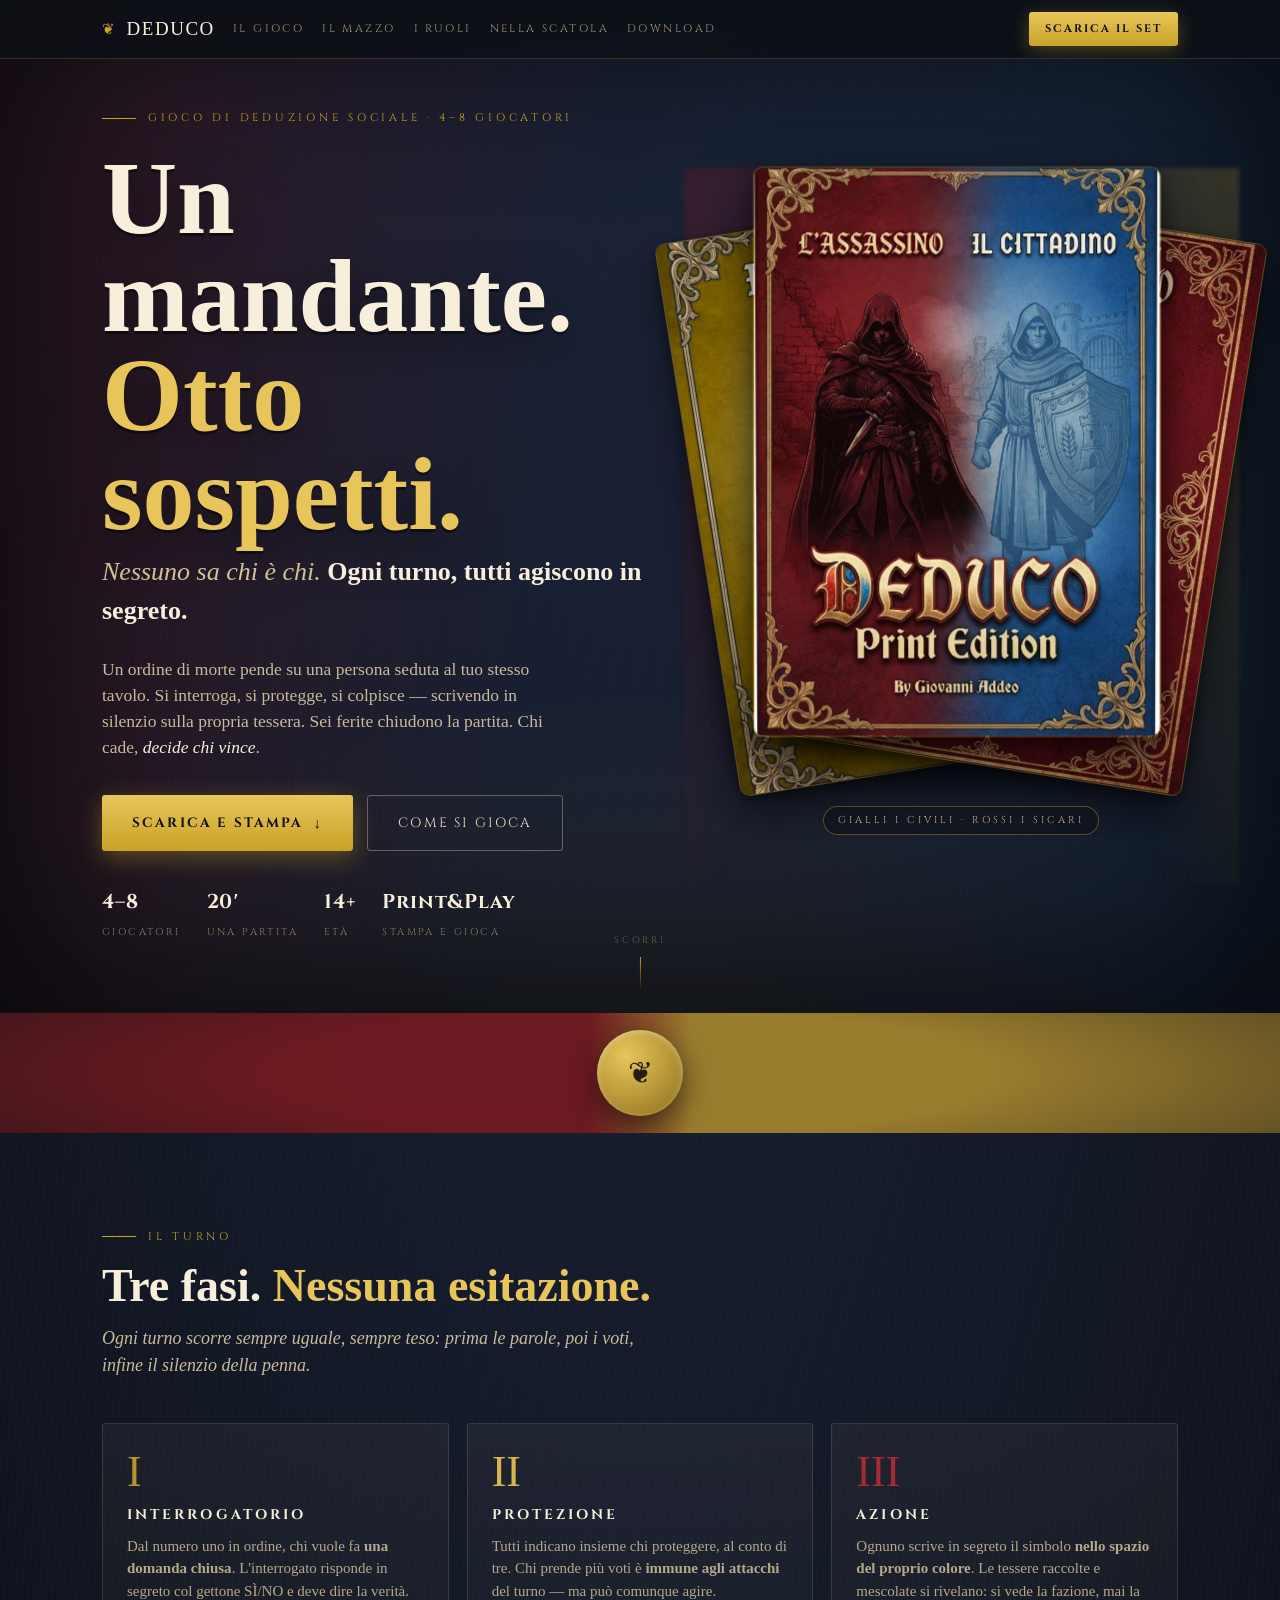
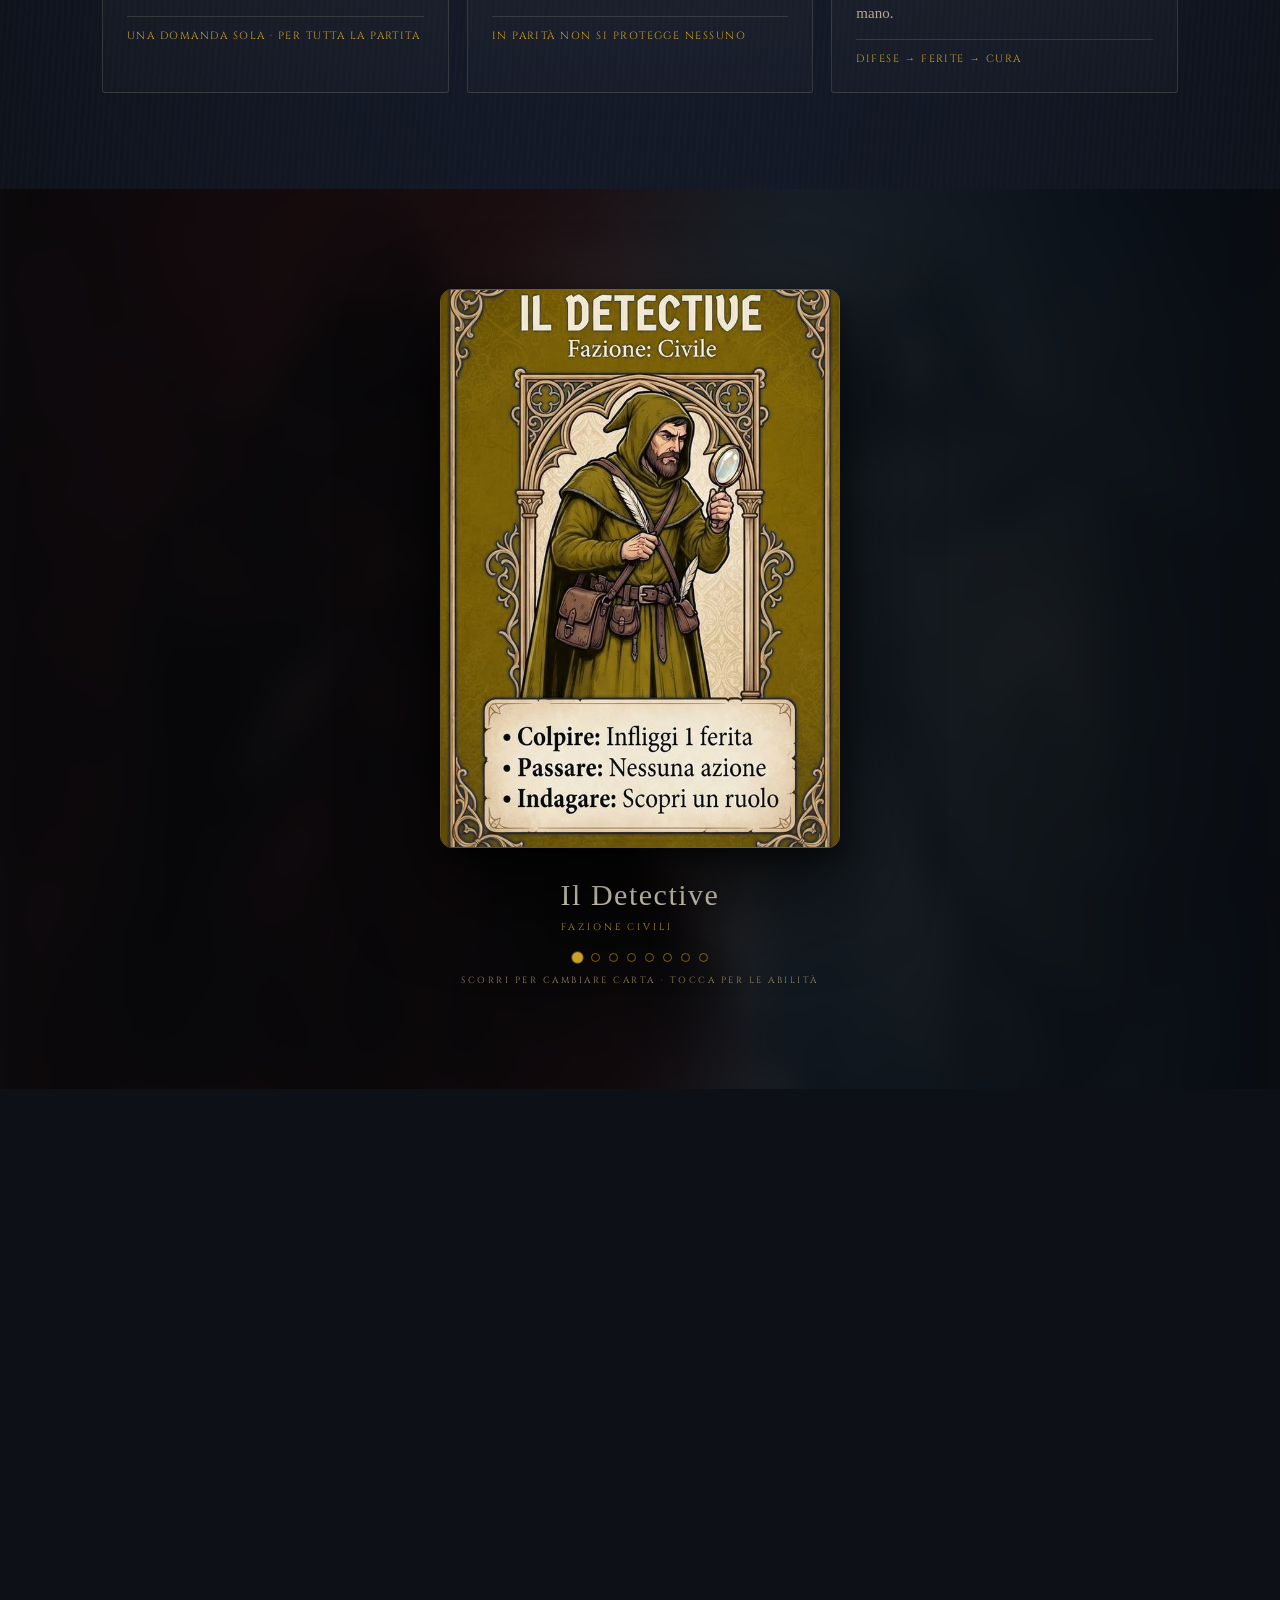
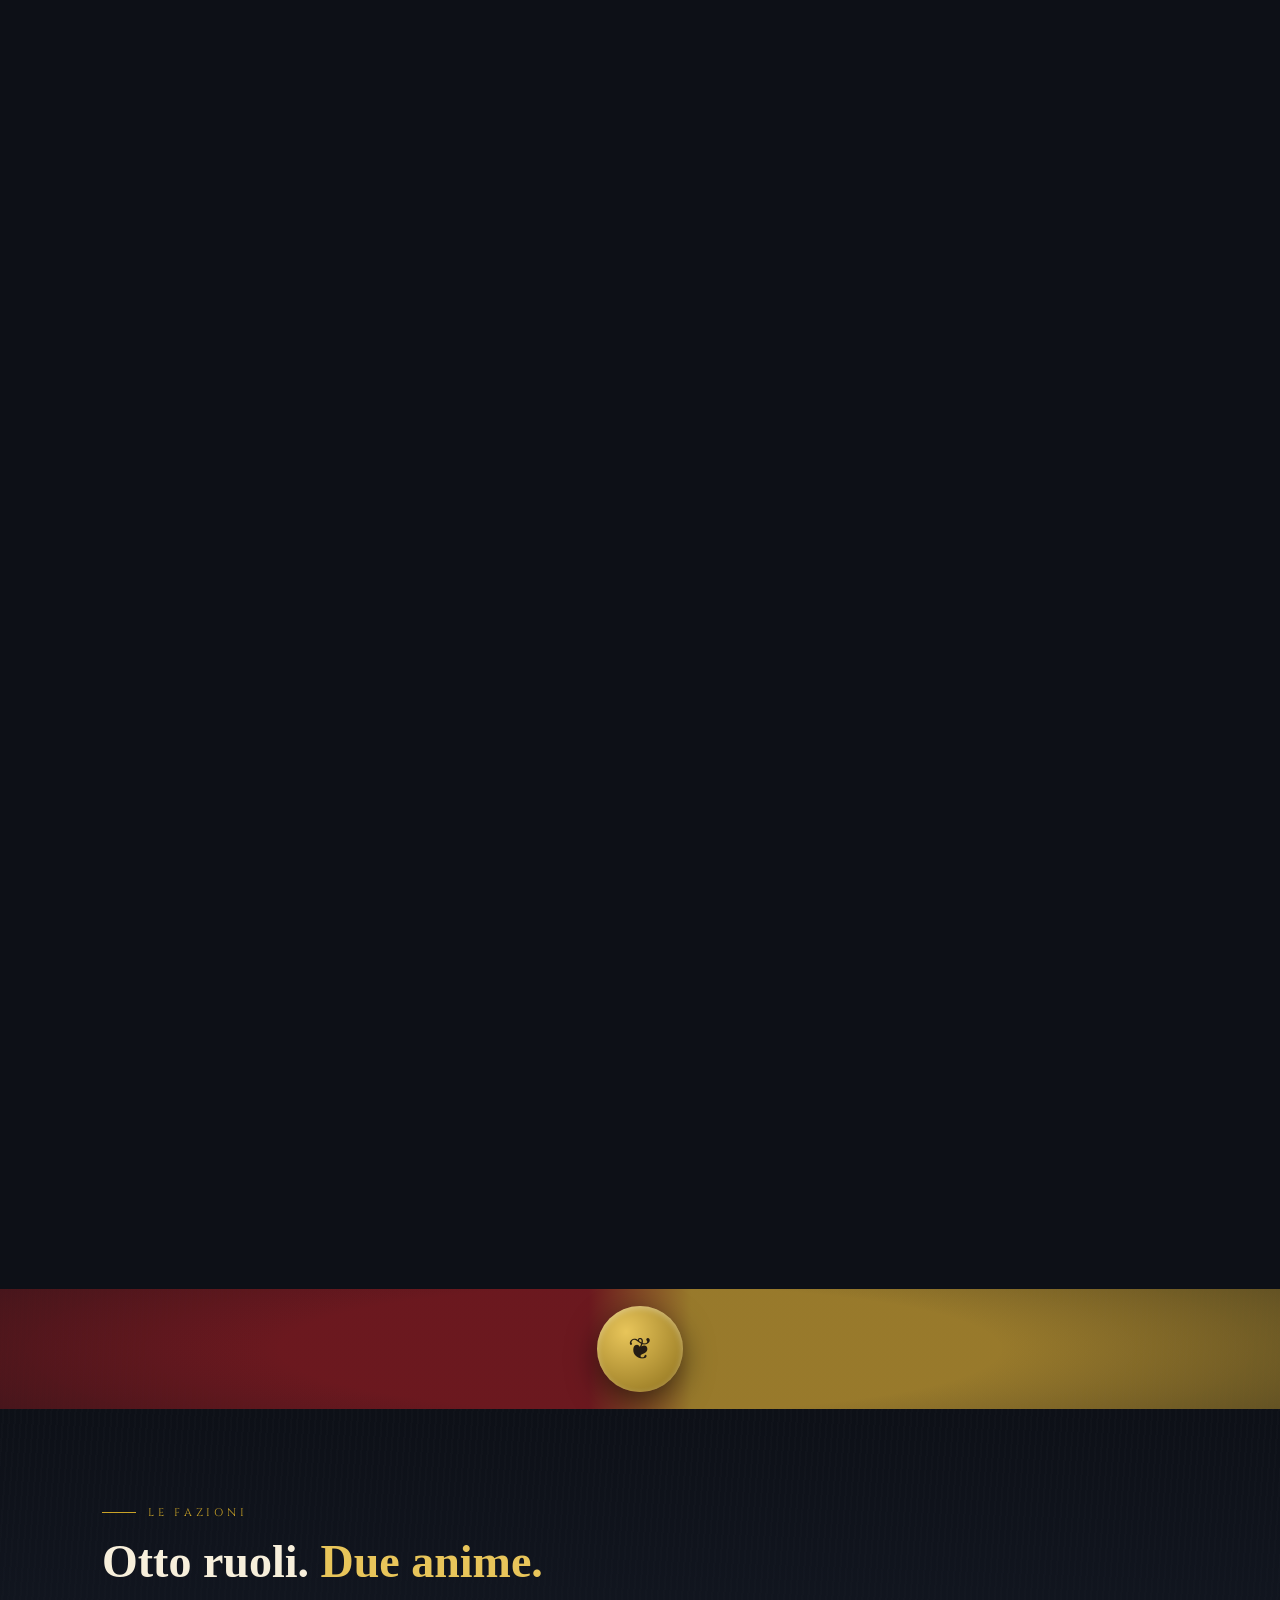
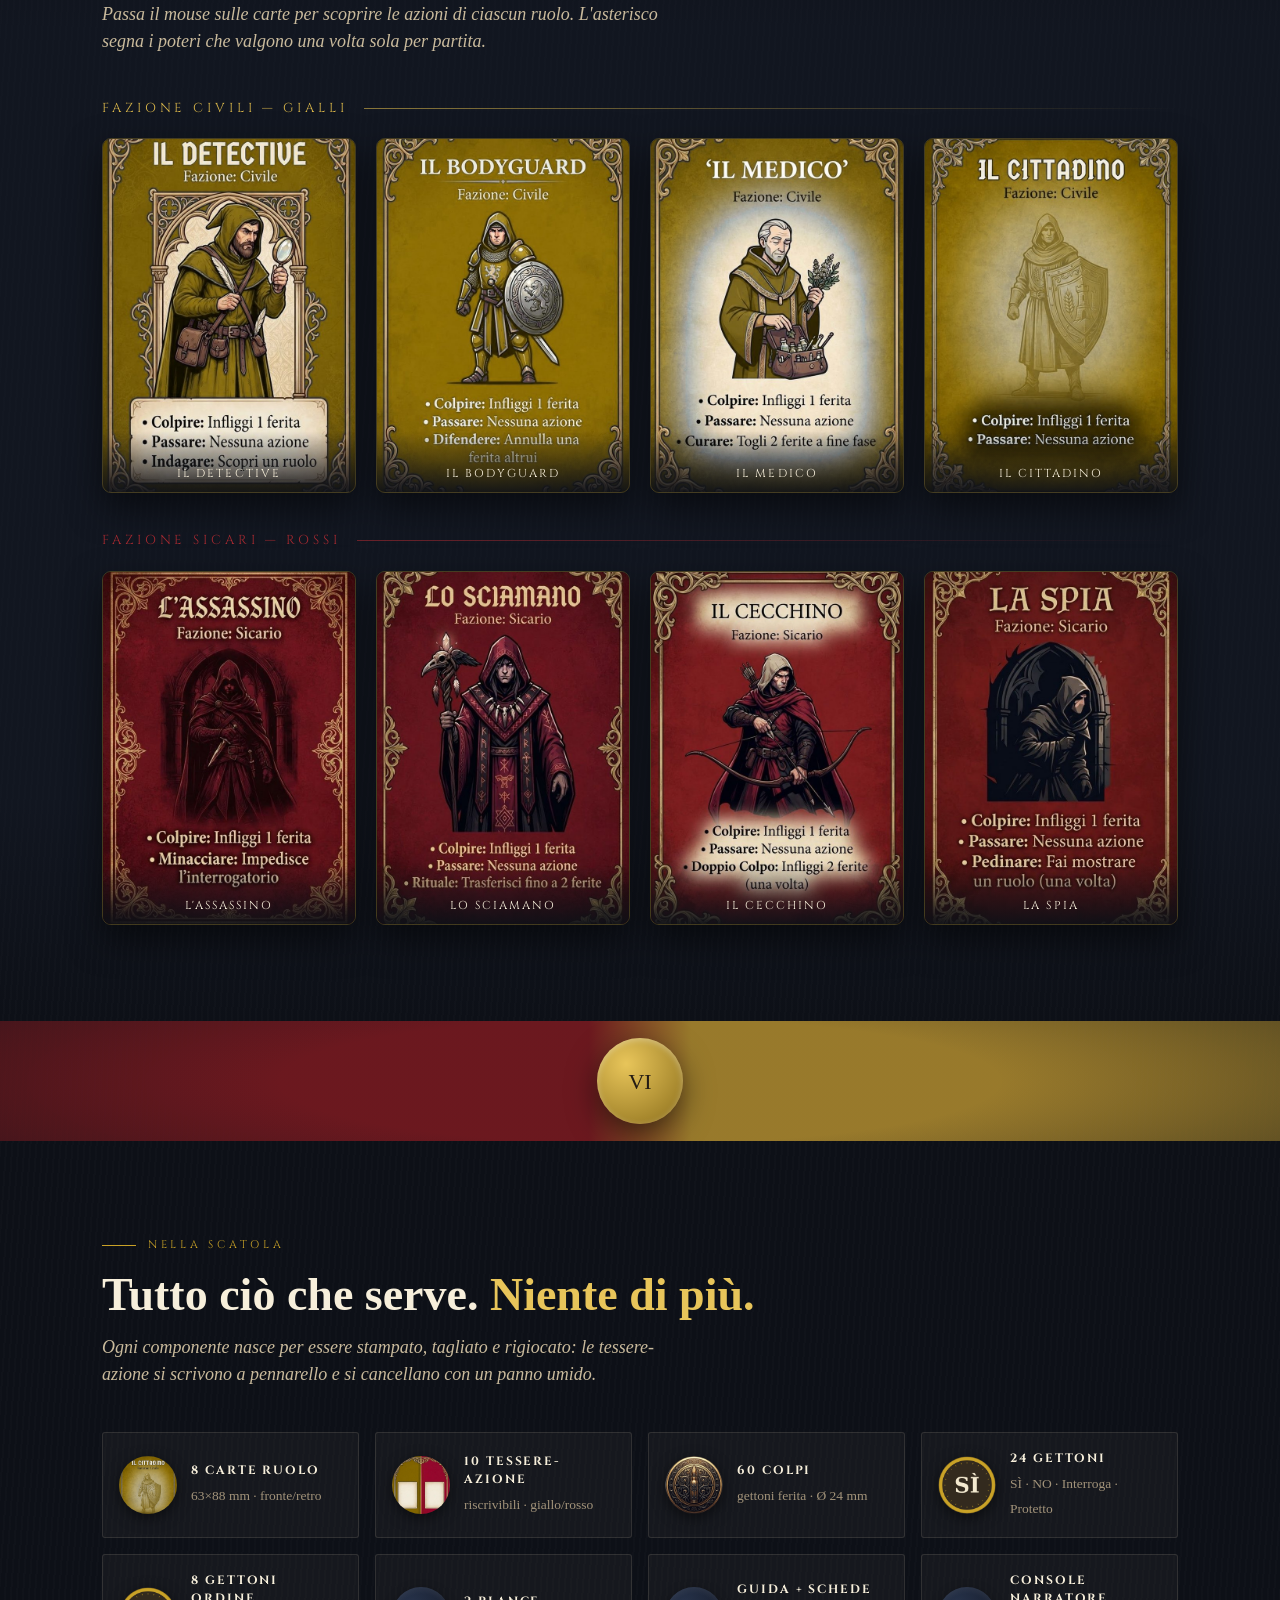
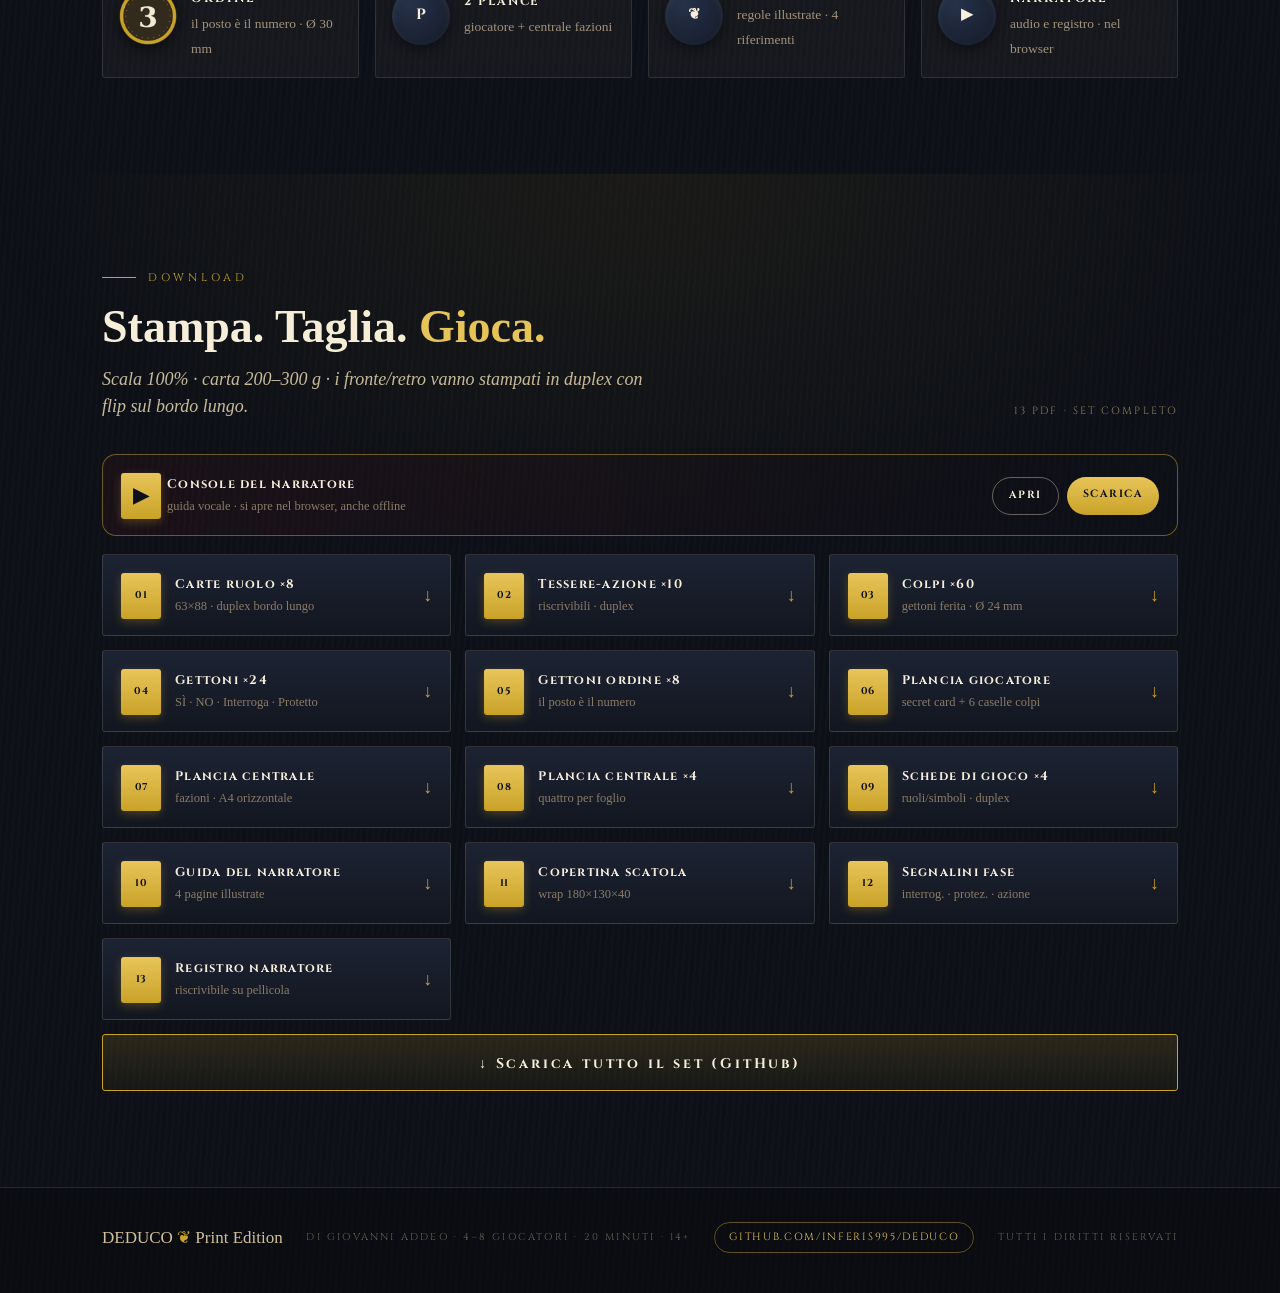
<file: index.html>
<!DOCTYPE html>
<html lang="it">
<head>
<meta charset="utf-8">
<meta name="viewport" content="width=device-width, initial-scale=1, viewport-fit=cover">
<meta name="theme-color" content="#0D1017">
<title>DEDUCO — Un mandante. Otto sospetti. · Print &amp; Play</title>
<meta name="description" content="Gioco di deduzione sociale per 4–8 giocatori. Scarica, stampa, taglia, gioca. Print & Play completo: carte, gettoni, plance, guida e console del narratore.">
<meta property="og:type" content="website">
<meta property="og:title" content="DEDUCO — Un mandante. Otto sospetti.">
<meta property="og:description" content="Gioco di deduzione sociale 4–8 giocatori · Print & Play: scarica e stampa. Carte, gettoni, plance, guida e console del narratore.">
<meta property="og:image" content="https://inferis995.github.io/deduco/assets/cover-trim.jpg">
<meta property="og:url" content="https://inferis995.github.io/deduco/">
<meta name="twitter:card" content="summary_large_image">
<meta name="twitter:title" content="DEDUCO — Un mandante. Otto sospetti.">
<meta name="twitter:description" content="Gioco di deduzione sociale 4–8 giocatori · Print & Play completo.">
<meta name="twitter:image" content="https://inferis995.github.io/deduco/assets/cover-trim.jpg">
<link rel="preconnect" href="">

<style>
@import url('assets/fnt/fnt.css');

:root{
  --desk:#0D1017; --desk2:#161C29;
  --manila:#EBDFC0; --manila-hi:#F7EFDB; --manila-dim:#D3C098;
  --ink:#241C14; --ink-soft:#6A5B45;
  --gold:#C9A227; --gold-hi:#E8C55A; --gold-dim:#8a6d1a;
  --red:#A62A31; --red-dim:#761A20; --civ:#d9b64a; --civ-dim:#a8862e;
  --r:3px;
  --serif:"EB Garamond",Georgia,serif;
  --disp:"Cinzel Decorative",Georgia,serif;
  --caps:"Cinzel",Georgia,serif;
}
*{box-sizing:border-box;-webkit-tap-highlight-color:transparent}
html{scroll-behavior:smooth}
html,body{margin:0;padding:0}
body{
  background:
    radial-gradient(130% 90% at 50% -10%, #1E2740 0%, rgba(13,16,23,0) 60%),
    repeating-linear-gradient(94deg, rgba(255,255,255,.012) 0 2px, rgba(0,0,0,0) 2px 6px),
    var(--desk);
  color:var(--manila);
  font-family:var(--serif);
  font-size:17px; line-height:1.5;
  overflow-x:hidden;
}
.wrap{max-width:1120px;margin:0 auto;padding:0 22px}
::selection{background:var(--gold);color:#0a0a0a}

/* ============ TOP BAR ============ */
header{position:fixed;inset:0 0 auto 0;z-index:90;width:100%;overflow:hidden;background:rgba(13,16,23,.82);backdrop-filter:blur(10px);border-bottom:1px solid rgba(201,162,39,.22)}
.nav{display:flex;align-items:center;gap:18px;height:58px;max-width:1120px;margin:0 auto;padding:0 22px;flex-wrap:nowrap}
.logo{font-family:var(--disp);font-size:19px;color:var(--manila-hi);letter-spacing:.08em;display:flex;align-items:center;gap:10px}
.logo .fleur{color:var(--gold);font-size:15px}
.nav a{font-family:var(--caps);font-size:11px;letter-spacing:.22em;text-transform:uppercase;color:#A2937A;text-decoration:none;transition:color .2s}
.nav a:hover{color:var(--gold-hi)}
.nav .cta{margin-left:auto;flex:0 0 auto;white-space:nowrap;font-family:var(--caps);font-size:11px;letter-spacing:.18em;text-transform:uppercase;color:#0D1017;background:linear-gradient(180deg,var(--gold-hi),var(--gold));padding:9px 16px;border-radius:var(--r);text-decoration:none;font-weight:700;box-shadow:0 4px 18px rgba(201,162,39,.35);transition:transform .15s,box-shadow .2s}
.nav .cta:hover{transform:translateY(-1px);box-shadow:0 8px 26px rgba(201,162,39,.5)}
@media(max-width:760px){.nav a:not(.cta){display:none}}
@media(max-width:760px){
  .nav{gap:10px;padding:0 14px}
  .nav .logo{font-size:17px}
  .nav .cta{padding:8px 12px;font-size:10.5px;letter-spacing:.12em}
}
@media(max-width:520px){
  .wrap{padding:0 16px}
  .nav{padding:0 12px;gap:8px}
  section{padding:64px 0}
  .hero{padding-top:92px}
  .hero-meta{gap:18px}
  .comp-grid{gap:10px}
  .comp{padding:12px;gap:10px}
  .comp .ic{flex:0 0 46px;height:46px}
  .dl{padding:13px 12px;gap:10px}
  .dl .tag{flex-basis:34px;height:40px}
  .dl b{white-space:normal;font-size:11.5px}
  .fasi{gap:12px}
  .fase{padding:20px 18px}
  .cards{gap:10px}
  .pcard .nm{font-size:9.5px;letter-spacing:.12em;padding:26px 8px 8px}
  .fax{height:90px}
  .fax .seal{width:70px;height:70px;font-size:24px}
}

/* link mai viola/visti-diversi: uniformità totale */
a{-webkit-tap-highlight-color:transparent}
a:visited,a:active{color:inherit}
.btn:visited{color:#0D1017 !important}
.btn.gold:visited,.btn.gold:active{color:#0D1017 !important;background:linear-gradient(180deg,var(--gold),var(--gold-dim)) !important}
.btn.ghost:visited{color:var(--manila) !important}
.nav .cta:visited,.nav .cta:active{color:#0D1017 !important;background:linear-gradient(180deg,var(--gold-hi),var(--gold)) !important}
.btn:active{transform:translateY(1px) scale(.985)}
.dl:visited .tx b{color:var(--manila-hi)}
.dl-console-hero:visited .go{color:#0D1017 !important}
.dl-console-hero:active{transform:translateY(1px)}

/* ============ HERO ============ */
.hero{position:relative;min-height:100svh;display:grid;align-items:center;padding:110px 0 70px;overflow:hidden}
/* spartiacque rosso/blu come l'artwork */
.hero-bg{position:absolute;inset:0;z-index:0}
.hero-bg::before{content:"";position:absolute;inset:0;
  background:
    linear-gradient(100deg, rgba(118,26,32,.32) 0%, rgba(118,26,32,0) 44%),
    linear-gradient(260deg, rgba(27,58,92,.38) 0%, rgba(27,58,92,0) 46%),
    radial-gradient(90% 70% at 50% 110%, rgba(201,162,39,.10), rgba(0,0,0,0) 60%);}
/* vignetta pergamena bruciata */
.hero-bg::after{content:"";position:absolute;inset:0;box-shadow:inset 0 0 180px 40px rgba(5,7,10,.85)}
.hero-grid{position:relative;z-index:2;display:grid;grid-template-columns:1.15fr .85fr;gap:56px;align-items:center}
@media(max-width:900px){
  .hero-grid{grid-template-columns:1fr;gap:24px}
  /* mobile: carte IN CIMA con animazione d'ingresso, poi il testo pulito */
  .hero-art{order:-1;margin:-6px 0 6px;padding:0 16px}
  .hero-copy{order:0;text-align:left}
  .deck{width:min(250px,64vw);--fanA:9%;--rot:7deg}
  .kicker{margin-bottom:14px}
  h1{font-size:clamp(40px,11vw,60px);line-height:1.0;margin-bottom:10px}
  .hero-copy p.lead{font-size:15px;line-height:1.55;margin-bottom:18px;text-wrap:pretty}
  .hero-cta{gap:10px}
  .hero-cta .btn{padding:13px 18px;font-size:11.5px}
  .hero-meta{margin-top:18px;gap:10px}
  .hm{font-size:10px}
  .cap{margin-top:10px}
  .scroll-hint{display:none}
}

.kicker{font-family:var(--caps);font-size:11px;letter-spacing:.34em;text-transform:uppercase;color:var(--gold);display:flex;align-items:center;gap:12px;margin-bottom:22px}
.kicker::before{content:"";width:34px;height:1px;background:var(--gold)}
h1{font-family:var(--disp);font-weight:900;font-size:clamp(52px,8.5vw,104px);line-height:.95;margin:0 0 8px;color:var(--manila-hi);text-shadow:0 3px 0 rgba(0,0,0,.45), 0 14px 50px rgba(0,0,0,.5)}
h1 .dual{color:var(--gold-hi)}
.tagline{font-size:clamp(19px,2.4vw,26px);font-style:italic;color:var(--manila-dim);margin:0 0 26px}
.tagline b{color:var(--manila-hi);font-style:normal}
.hero-copy p.lead{font-size:17.5px;color:#C9BA9C;max-width:52ch;margin:0 0 34px}
.hero-copy p.lead em{color:var(--manila-hi)}

.hero-cta{display:flex;gap:14px;flex-wrap:wrap;align-items:center}
.btn{font-family:var(--caps);font-size:13.5px;letter-spacing:.16em;text-transform:uppercase;text-decoration:none;padding:17px 30px;border-radius:var(--r);display:inline-flex;align-items:center;gap:10px;transition:transform .15s,box-shadow .2s,background .2s}
.btn.gold{background:linear-gradient(180deg,var(--gold-hi),var(--gold));color:#0D1017;font-weight:700;box-shadow:0 6px 24px rgba(201,162,39,.4)}
.btn.gold:hover{transform:translateY(-2px);box-shadow:0 12px 34px rgba(201,162,39,.55)}
.btn.ghost{border:1px solid rgba(235,223,192,.35);color:var(--manila)}
.btn.ghost:hover{border-color:var(--gold);color:var(--gold-hi)}
.btn .ar{font-family:var(--serif);font-size:15px}

.hero-meta{display:flex;gap:26px;margin-top:36px;flex-wrap:wrap}
.hm{font-family:var(--caps)}
.hm b{display:block;font-size:20px;color:var(--manila-hi);letter-spacing:.04em}
.hm span{font-size:10px;letter-spacing:.24em;text-transform:uppercase;color:#8A7C66}

/* carta flottante hero */
.hero-art{position:relative;display:flex;flex-direction:column;align-items:center;justify-content:center}
.hero-art::before{content:"";position:absolute;inset:-8% -14%;
  background:
    linear-gradient(115deg, rgba(118,26,32,.34), transparent 42%),
    linear-gradient(245deg, rgba(168,134,46,.26), transparent 46%),
    radial-gradient(60% 55% at 50% 42%, rgba(201,162,39,.14), transparent 70%);
  filter:blur(2px);z-index:0}
/* ventaglio carte: spread ampio, tutte leggibili, ombre coerenti */
.deck{position:relative;width:min(400px,86vw);aspect-ratio:63/88;z-index:1;margin:0 auto;--fanA:16%;--rot:9deg}
.deck .card3d{position:absolute;top:0;left:0;width:100%;height:100%;border-radius:10px;overflow:hidden;border:1px solid rgba(201,162,39,.4);will-change:transform;
  box-shadow:0 18px 44px rgba(0,0,0,.55),0 4px 12px rgba(0,0,0,.4)}
.deck .card3d img{width:100%;height:100%;object-fit:cover;display:block}
/* tre carte sovrapposte con fan: la prima esce a sinistra, la terza a destra */
.deck{--fanA:16%;--rot:9deg}
.deck .c1{transform:rotate(calc(var(--rot)*-1)) translate(calc(var(--fanA)*-1),-3%);z-index:0}
.deck .c2{transform:rotate(var(--rot)) translate(var(--fanA),-3%);z-index:0}
.deck .c3{transform:translate(-1%,-8%) scale(1.02);z-index:3;box-shadow:0 26px 60px rgba(0,0,0,.6),0 8px 20px rgba(0,0,0,.45)}
.deck .glow{position:absolute;inset:-12%;z-index:1;background:radial-gradient(60% 50% at 50% 40%,rgba(201,162,39,.16),transparent 70%);pointer-events:none}
.cap{position:relative;z-index:4;font-family:var(--caps);font-size:10px;letter-spacing:.3em;text-transform:uppercase;color:#C9A98A;white-space:nowrap;text-align:center;margin-top:30px;background:rgba(13,16,23,.55);padding:6px 14px;border-radius:99px;border:1px solid rgba(201,162,39,.4)}
@media(max-width:900px){
  .cap{margin-top:16px;font-size:9px;letter-spacing:.2em;white-space:normal}
}
@media (prefers-reduced-motion: no-preference){
  /* ingresso cinematico: le carte si compongono */
  .deck .c1{animation:dealL .9s cubic-bezier(.2,.8,.25,1) both}
  .deck .c2{animation:dealR .9s cubic-bezier(.2,.8,.25,1) .12s both}
  .deck .c3{animation:dealC .9s cubic-bezier(.2,.8,.25,1) .24s both}
  @keyframes dealL{from{transform:rotate(-24deg) translate(-46%,6%) scale(.92);opacity:0}to{transform:rotate(calc(var(--rot)*-1)) translate(calc(var(--fanA)*-1),-3%);opacity:1}}
  @keyframes dealR{from{transform:rotate(24deg) translate(46%,6%) scale(.92);opacity:0}to{transform:rotate(var(--rot)) translate(var(--fanA),-3%);opacity:1}}
  @keyframes dealC{from{transform:translate(-16%,-20%) scale(.9);opacity:0}to{transform:translate(-1%,-8%) scale(1.02);opacity:1}}
  /* respiro lento e leggero del mazzo */
  .deck{animation:breathe 6.5s ease-in-out 1.2s infinite}
  @keyframes breathe{0%,100%{transform:translateY(0)}50%{transform:translateY(-7px)}}
  /* micro-parallasse al passaggio del mouse (desktop) */
  @media(hover:hover){
    .deck{transition:transform .3s ease}
    .hero-art:hover .deck{transform:translateY(-4px) rotate(-.6deg)}
  }
}
/* override mobile DOPO la base: fan più raccolto su schermi stretti */
@media(max-width:900px){
  .deck{width:min(230px,60vw)}
}

.scroll-hint{position:absolute;left:50%;bottom:22px;transform:translateX(-50%);z-index:3;font-family:var(--caps);font-size:9.5px;letter-spacing:.3em;text-transform:uppercase;color:#6B5F4E;display:flex;flex-direction:column;align-items:center;gap:8px;text-decoration:none}
@media(max-width:900px){.scroll-hint{display:none !important}}
.scroll-hint::after{content:"";width:1px;height:34px;background:linear-gradient(180deg,var(--gold),transparent);animation:drip 2.2s ease-in-out infinite}
@keyframes drip{0%{transform:scaleY(0);transform-origin:top}45%{transform:scaleY(1);transform-origin:top}55%{transform:scaleY(1);transform-origin:bottom}100%{transform:scaleY(0);transform-origin:bottom}}

/* ============ FASCE FRAZIONE (divider) ============ */
.fax{position:relative;height:120px;overflow:hidden;display:flex;align-items:center;justify-content:center}
.fax::before{content:"";position:absolute;inset:0;
  background:linear-gradient(90deg,var(--red-dim) 0%,var(--red-dim) 46%,var(--civ-dim) 54%,var(--civ-dim) 100%);opacity:.9}
.fax::after{content:"";position:absolute;inset:0;background:radial-gradient(70% 130% at 50% 50%,transparent 40%,rgba(13,16,23,.55) 100%)}
.fax .seal{position:relative;z-index:1;width:86px;height:86px;border-radius:50%;background:radial-gradient(circle at 34% 30%,#E8C55A,#8a6d1a);display:grid;place-items:center;box-shadow:0 10px 30px rgba(0,0,0,.55), inset 0 2px 6px rgba(255,255,255,.35);font-family:var(--disp);font-size:30px;color:#241C14}

/* ============ IL MAZZO — scroll film (sticky) ============ */
#mazzo{position:relative;isolation:isolate;background:var(--desk);overflow-x:clip}

/* COPERTINA in alto — cover del mazzo */
.mz-head{padding:120px 0 40px;background:
  radial-gradient(120% 90% at 50% 0, #1E2740 0%, rgba(13,16,23,0) 60%), var(--desk)}
.mz-headgrid{display:grid;grid-template-columns:1.2fr .8fr;gap:52px;align-items:center}
@media(max-width:900px){.mz-headgrid{grid-template-columns:1fr;gap:26px;padding-top:0}}
.mz-cover{position:relative;width:min(300px,66vw);margin:0 auto}
.mz-cover img{width:100%;display:block;border-radius:10px;border:1px solid rgba(201,162,39,.5);
  box-shadow:0 30px 70px rgba(0,0,0,.6),0 8px 20px rgba(0,0,0,.45)}
.mz-cover::after{content:"";position:absolute;inset:-10%;background:radial-gradient(60% 55% at 50% 45%,rgba(201,162,39,.16),transparent 70%);z-index:-1}
.mz-caplabel{position:absolute;left:50%;bottom:-30px;transform:translateX(-50%);
  font-family:var(--caps);font-size:9px;letter-spacing:.28em;text-transform:uppercase;color:#9b8a68;white-space:nowrap}

/* VISUALIZZATORE (stile Métiq): sezione alta ~300vh, sticky in testa si appiccica subito,
   le 8 carte scorrono in 200vh = niente scroll blu sprecato */
.mz-viewer{position:relative;height:300vh}
.dfsticky{position:sticky;top:0;height:100svh;display:flex;align-items:center;justify-content:center;overflow:hidden;
  background:var(--desk)}
/* sfondo copertina sfocato dietro le carte */
.df-bg{position:absolute;inset:0;z-index:0;background-image:url('assets/cover-trim.jpg');
  background-size:cover;background-position:center 42%;filter:saturate(.85) brightness(.5) blur(16px);
  transform:scale(1.12);will-change:transform;pointer-events:none}
.df-bg::after{content:"";position:absolute;inset:0;
  background:linear-gradient(90deg,rgba(13,16,23,.9),rgba(13,16,23,.55),rgba(13,16,23,.9))}
.dfgrid{position:relative;z-index:2;display:grid;place-items:center;width:100%}

/* carta GRANDE, proporzioni cinematiche */
.df-cardwrap{position:relative;display:flex;flex-direction:column;align-items:center;gap:18px}
.df-card{position:relative;width:min(400px,72vw);aspect-ratio:63/88;border-radius:12px;overflow:hidden;cursor:pointer;
  border:1px solid rgba(201,162,39,.5);box-shadow:0 40px 90px rgba(0,0,0,.7),0 10px 26px rgba(0,0,0,.5);
  transition:transform .35s cubic-bezier(.2,.8,.25,1);will-change:transform}
.df-card:active{transform:scale(.985)}
.df-card img{width:100%;height:100%;object-fit:cover;display:block}
.df-card .flip{position:absolute;inset:0;background:linear-gradient(180deg,rgba(13,16,23,.88),rgba(13,16,23,.96));
  display:flex;flex-direction:column;justify-content:center;align-items:center;gap:9px;padding:24px;text-align:center;
  opacity:0;transform:rotateY(12deg);transition:opacity .3s ease,transform .3s ease;pointer-events:none}
.df-card.aperta .flip{opacity:1;transform:none;pointer-events:auto}
.df-card .flip b{font-family:var(--caps);font-size:15px;letter-spacing:.2em;text-transform:uppercase;color:var(--manila-hi)}
.df-card .flip span{font-size:16px;color:#C9BA9C;max-width:32ch}
.df-card .flip code{font-family:ui-monospace,Menlo,monospace;font-size:14px;color:var(--gold-hi);background:rgba(201,162,39,.14);padding:2px 9px;border-radius:3px}
.df-card .flip .fx{margin-top:6px;font-family:var(--caps);font-size:9.5px;letter-spacing:.26em;text-transform:uppercase;color:#8A7C66}
.df-card .flip .fx2{font-style:italic;color:#B6A88C}

/* progress: nome + dots */
.df-info{display:flex;flex-direction:column;align-items:center;gap:12px;margin-top:6px}
.df-nome{font-family:var(--disp);font-size:clamp(23px,3vw,30px);color:var(--manila-hi);letter-spacing:.05em;min-height:1.3em;text-shadow:0 3px 18px rgba(0,0,0,.7)}
.df-nome small{display:block;font-family:var(--caps);font-size:9.5px;letter-spacing:.3em;text-transform:uppercase;color:var(--gold);margin-top:4px}
.df-dots{display:flex;gap:9px;justify-content:center;margin-top:6px}
.df-dots i{width:9px;height:9px;border-radius:50%;border:1px solid rgba(201,162,39,.6);transition:background .25s,transform .25s;cursor:pointer}
.df-dots i.on{background:var(--gold);transform:scale(1.3)}
.df-hint{font-family:var(--caps);font-size:9px;letter-spacing:.28em;text-transform:uppercase;color:#9b8a68}
@media(max-width:900px){.df-hint{display:none}}

/* cambio carta — dissolvenza morbida */
.df-card.swap{animation:cardIn .5s ease both}
@keyframes cardIn{from{opacity:.25;transform:translateY(10px) scale(.97)}to{opacity:1;transform:none}}
@media (prefers-reduced-motion: reduce){.df-card.swap{animation:none}}

/* ============ SEZIONI GENERICHE ============ */
section{padding:96px 0}
.eyebrow{font-family:var(--caps);font-size:11px;letter-spacing:.34em;text-transform:uppercase;color:var(--gold);display:flex;align-items:center;gap:12px;margin-bottom:16px}
.eyebrow::before{content:"";width:34px;height:1px;background:var(--gold)}
h2{font-family:var(--disp);font-weight:700;font-size:clamp(30px,4.4vw,46px);line-height:1.08;margin:0 0 14px;color:var(--manila-hi)}
h2 em{font-style:normal;color:var(--gold-hi)}
.sub{font-size:18px;color:#C9BA9C;max-width:62ch;margin:0 0 44px;font-style:italic}

/* ============ COME SI GIOCA (fasi) ============ */
.fasi{display:grid;grid-template-columns:repeat(3,1fr);gap:18px}
@media(max-width:860px){.fasi{grid-template-columns:1fr}}
.fase{position:relative;background:linear-gradient(180deg,rgba(235,223,192,.05),rgba(235,223,192,.02));border:1px solid rgba(235,223,192,.14);border-radius:var(--r);padding:26px 24px 24px;transition:transform .2s,border-color .2s}
.fase:hover{transform:translateY(-4px);border-color:rgba(201,162,39,.5)}
.fase .num{font-family:var(--disp);font-size:44px;color:rgba(201,162,39,.9);line-height:1;margin-bottom:10px}
.fase h3{font-family:var(--caps);font-size:14px;letter-spacing:.22em;text-transform:uppercase;color:var(--manila-hi);margin:0 0 10px}
.fase p{margin:0;font-size:15px;color:#B6A88C}
.fase .law{margin-top:14px;padding-top:12px;border-top:1px solid rgba(235,223,192,.14);font-family:var(--caps);font-size:10.5px;letter-spacing:.14em;text-transform:uppercase;color:var(--gold)}
.fase.red .num{color:var(--red)}
.fase.civ .num{color:var(--civ)}

/* ============ I RUOLI (galleria carte) ============ */
#ruoli{background:linear-gradient(180deg,transparent,rgba(22,28,41,.5) 18%,rgba(22,28,41,.5) 82%,transparent)}
.fac-line{display:flex;align-items:center;gap:16px;margin:38px 0 20px}
.fac-line .fn{font-family:var(--caps);font-size:13px;letter-spacing:.3em;text-transform:uppercase}
.fac-line.civili .fn{color:var(--civ)}
.fac-line.sicari .fn{color:var(--red)}
.fac-line::after{content:"";flex:1;height:1px;background:linear-gradient(90deg,currentColor,transparent)}
.fac-line.civili::after{background:linear-gradient(90deg,rgba(217,182,74,.6),transparent)}
.fac-line.sicari::after{background:linear-gradient(90deg,rgba(166,42,49,.6),transparent)}

.cards{display:grid;grid-template-columns:repeat(4,1fr);gap:20px}
@media(max-width:980px){.cards{grid-template-columns:repeat(2,1fr)}}
@media(max-width:520px){.cards{grid-template-columns:repeat(2,1fr);gap:12px}}
.pcard{position:relative;border-radius:9px;overflow:hidden;aspect-ratio:63/88;box-shadow:0 14px 34px rgba(0,0,0,.5);border:1px solid rgba(201,162,39,.28);transform-style:preserve-3d;transition:transform .25s ease,box-shadow .25s ease}
.pcard img{width:100%;height:100%;object-fit:cover;display:block;transition:transform .4s ease}
.pcard:hover{transform:translateY(-8px) rotate(-1.2deg) scale(1.02);box-shadow:0 26px 60px rgba(0,0,0,.65),0 0 0 1px var(--gold)}
.pcard:hover img{transform:scale(1.06)}
.pcard .nm{position:absolute;left:0;right:0;bottom:0;padding:34px 12px 10px;background:linear-gradient(180deg,transparent,rgba(13,16,23,.92));font-family:var(--caps);font-size:11.5px;letter-spacing:.18em;text-transform:uppercase;color:var(--manila-hi);text-align:center}
.pcard .acts{position:absolute;inset:0;background:rgba(13,16,23,.93);opacity:0;transition:opacity .25s;display:flex;flex-direction:column;justify-content:center;align-items:center;gap:6px;padding:14px;text-align:center}
.pcard:hover .acts,.pcard:focus-within .acts{opacity:1}
.pcard .acts b{font-family:var(--caps);font-size:12px;letter-spacing:.2em;color:var(--manila-hi)}
.pcard .acts span{font-size:13.5px;color:#B6A88C}
.pcard .acts code{font-family:ui-monospace,Menlo,monospace;font-size:12px;color:var(--gold-hi);background:rgba(201,162,39,.12);padding:1px 7px;border-radius:3px}

/* ============ COMPONENTI (tutti i pezzi) ============ */
.comp-grid{display:grid;grid-template-columns:repeat(4,1fr);gap:16px}
@media(max-width:980px){.comp-grid{grid-template-columns:repeat(2,1fr)}}
@media(max-width:520px){.comp-grid{grid-template-columns:1fr}}
.comp{display:flex;gap:14px;align-items:center;background:rgba(235,223,192,.04);border:1px solid rgba(235,223,192,.12);border-radius:var(--r);padding:16px}
.comp .ic{flex:0 0 58px;height:58px;border-radius:50%;background:radial-gradient(circle at 32% 28%,#26324a,#141926);display:grid;place-items:center;font-family:var(--caps);font-weight:700;color:var(--manila-hi);box-shadow:inset 0 2px 6px rgba(255,255,255,.08),0 4px 12px rgba(0,0,0,.4);font-size:15px}
.comp .ic.img{overflow:hidden;background:none;box-shadow:0 4px 14px rgba(0,0,0,.5)}
.comp .ic.img img{width:100%;height:100%;object-fit:cover}
.comp b{display:block;font-family:var(--caps);font-size:12px;letter-spacing:.16em;text-transform:uppercase;color:var(--manila-hi);margin-bottom:3px}
.comp span{font-size:13.5px;color:#A2937A}

.dl.cons{display:flex;align-items:center;gap:12px;width:100%;background:linear-gradient(90deg,rgba(118,26,32,.12),rgba(13,16,23,.5));border:1px solid rgba(201,162,39,.5);border-radius:14px;padding:16px 18px;margin-bottom:4px}
.dl.cons .tag{font-size:20px}
.dl.cons .cons-btns{display:flex;gap:8px;margin-left:auto;flex-wrap:nowrap}
.dl.cons .cons-open,.dl.cons .cons-dl{font-family:var(--caps);font-size:10.5px;letter-spacing:.14em;text-transform:uppercase;text-decoration:none;padding:10px 16px;border-radius:99px;white-space:nowrap;font-weight:700}
.dl.cons .cons-open{color:var(--manila-hi);border:1px solid rgba(235,223,192,.4)}
.dl.cons .cons-open:visited{color:var(--manila-hi) !important}
.dl.cons .cons-dl{color:#0D1017;background:linear-gradient(180deg,var(--gold-hi),var(--gold))}
.dl.cons .cons-dl:visited{color:#0D1017 !important}
@media(max-width:520px){
  .dl.cons{flex-wrap:wrap;padding:14px}
  .dl.cons .tx{flex:1;min-width:0}
  .dl.cons .cons-btns{margin-left:0;width:100%;justify-content:flex-end}
}

/* ============ DOWNLOAD ============ */
#download{position:relative}
#download::before{content:"";position:absolute;inset:0;background:radial-gradient(80% 60% at 50% 0,rgba(201,162,39,.07),transparent 65%)}
.dl-hero{display:grid;grid-template-columns:1fr auto;gap:28px;align-items:end;margin-bottom:34px}
@media(max-width:760px){.dl-hero{grid-template-columns:1fr}}
.dl-note{font-family:var(--caps);font-size:10.5px;letter-spacing:.2em;text-transform:uppercase;color:#8A7C66;text-align:right}
@media(max-width:760px){.dl-note{text-align:left}}

/* console in evidenza */
.dl-console-hero{display:flex;align-items:center;gap:18px;background:linear-gradient(180deg,rgba(166,42,49,.28),rgba(118,26,32,.16));border:1.5px solid var(--red);border-radius:var(--r);padding:18px 22px;margin:0 0 22px;text-decoration:none;transition:transform .18s,box-shadow .25s,border-color .2s;box-shadow:0 10px 34px rgba(118,26,32,.35)}
.dl-console-hero:hover{transform:translateY(-3px);border-color:#c74a45;box-shadow:0 18px 48px rgba(118,26,32,.5)}
.dl-console-hero .playbtn{flex:0 0 58px;height:58px;border-radius:50%;display:grid;place-items:center;font-size:19px;color:#FBEDD8;background:radial-gradient(circle at 34% 28%,#c74a45,var(--red-dim));box-shadow:inset 0 2px 6px rgba(255,255,255,.25),0 6px 18px rgba(0,0,0,.5);border:1px solid rgba(251,237,216,.35)}
.dl-console-hero .tx{flex:1;min-width:0}
.dl-console-hero .tx b{display:block;font-family:var(--disp);font-size:19px;color:var(--manila-hi);letter-spacing:.04em}
.dl-console-hero .tx span{display:block;font-size:14px;color:#C9A98A;margin-top:3px;font-style:italic}
.dl-console-hero .go{flex:0 0 auto;font-family:var(--caps);font-size:12px;font-weight:700;letter-spacing:.18em;text-transform:uppercase;color:#0D1017;background:linear-gradient(180deg,var(--gold-hi),var(--gold));padding:12px 20px;border-radius:var(--r);display:inline-flex;align-items:center;gap:8px;box-shadow:0 5px 18px rgba(201,162,39,.4)}
.dl-console-hero .go .ar{font-family:var(--serif);font-size:14px}
@media(max-width:640px){
  .dl-console-hero{gap:12px;padding:14px}
  .dl-console-hero .playbtn{flex-basis:46px;height:46px;font-size:15px}
  .dl-console-hero .tx b{font-size:15.5px}
  .dl-console-hero .tx span{font-size:12px}
  .dl-console-hero .go{padding:10px 14px;font-size:10.5px}
}

.dl-grid{display:grid;grid-template-columns:repeat(3,1fr);gap:14px}
@media(max-width:980px){.dl-grid{grid-template-columns:repeat(2,1fr)}}
@media(max-width:620px){.dl-grid{grid-template-columns:1fr}}
.dl{position:relative;display:flex;align-items:center;gap:14px;background:linear-gradient(180deg,#1C2333,#12161F);border:1px solid rgba(235,223,192,.14);border-radius:var(--r);padding:16px 18px;text-decoration:none;transition:transform .15s,border-color .2s,box-shadow .2s}
.dl:hover{transform:translateY(-3px);border-color:var(--gold);box-shadow:0 14px 34px rgba(0,0,0,.5)}
.dl .tag{flex:0 0 40px;height:46px;display:grid;place-items:center;font-family:var(--caps);font-size:10px;font-weight:700;letter-spacing:.05em;color:#0D1017;background:linear-gradient(180deg,var(--gold-hi),var(--gold));border-radius:3px;box-shadow:0 3px 10px rgba(201,162,39,.3)}
.dl .tx{min-width:0}
.dl b{display:block;font-family:var(--caps);font-size:12.5px;letter-spacing:.1em;color:var(--manila-hi);white-space:nowrap;overflow:hidden;text-overflow:ellipsis}
.dl span{font-size:12.5px;color:#8A7C66;display:block;margin-top:2px}
.dl .dmar{margin-left:auto;color:var(--gold);font-size:18px;font-family:var(--serif);flex:0 0 auto}
.dl.total{grid-column:1/-1;justify-content:center;background:linear-gradient(180deg,rgba(201,162,39,.16),rgba(201,162,39,.05));border-color:var(--gold)}
.dl.total b{font-size:14px;letter-spacing:.2em}
.dl.console{border-color:rgba(166,42,49,.5)}
.dl.console .tag{background:linear-gradient(180deg,#c74a45,var(--red));color:#FBEDD8}

/* ============ FOOTER ============ */
footer{border-top:1px solid rgba(201,162,39,.2);padding:34px 0 40px;background:rgba(9,11,16,.6)}
.fgrid{display:flex;justify-content:space-between;align-items:center;gap:18px;flex-wrap:wrap}
.fbrand{font-family:var(--disp);font-size:17px;color:var(--manila-dim)}
.fbrand span{color:var(--gold)}
.fgit{font-family:var(--caps);font-size:10.5px;letter-spacing:.16em;text-transform:uppercase;color:var(--gold-hi);text-decoration:none;padding:7px 14px;border:1px solid rgba(201,162,39,.45);border-radius:99px;transition:background .2s,color .2s;white-space:nowrap}
.fgit:hover{background:rgba(201,162,39,.14);color:var(--manila-hi)}
.fmeta{font-family:var(--caps);font-size:10px;letter-spacing:.22em;text-transform:uppercase;color:#6B5F4E}

/* reveal on scroll */
.rv{opacity:0;transform:translateY(26px);transition:opacity .7s ease,transform .7s ease}
.rv.in{opacity:1;transform:none}
@media (prefers-reduced-motion: reduce){.rv{opacity:1;transform:none;transition:none}}
</style>
</head>
<body>

<header>
  <nav class="nav">
    <div class="logo"><span class="fleur">❦</span>DEDUCO</div>
    <a href="#gioco">Il gioco</a>
    <a href="#mazzo">Il mazzo</a>
    <a href="#ruoli">I ruoli</a>
    <a href="#scatola">Nella scatola</a>
    <a href="#download">Download</a>
    <a class="cta" href="#download">Scarica il set</a>
  </nav>
</header>

<!-- ============ HERO ============ -->
<section class="hero" id="top">
  <div class="hero-bg"></div>
  <div class="wrap hero-grid">
    <div class="hero-copy">
      <div class="kicker">Gioco di deduzione sociale · 4–8 giocatori</div>
      <h1>Un mandante.<br><span class="dual">Otto sospetti.</span></h1>
      <p class="tagline">Nessuno sa chi è chi. <b>Ogni turno, tutti agiscono in segreto.</b></p>
      <p class="lead">Un ordine di morte pende su una persona seduta al tuo stesso tavolo. Si interroga, si protegge, si colpisce — scrivendo in silenzio sulla propria tessera. Sei ferite chiudono la partita. Chi cade, <em>decide chi vince</em>.</p>
      <div class="hero-cta">
        <a class="btn gold" href="#download">Scarica e stampa <span class="ar">↓</span></a>
        <a class="btn ghost" href="#gioco">Come si gioca</a>
      </div>
      <div class="hero-meta">
        <div class="hm"><b>4–8</b><span>giocatori</span></div>
        <div class="hm"><b>20′</b><span>una partita</span></div>
        <div class="hm"><b>14+</b><span>età</span></div>
        <div class="hm"><b>Print&amp;Play</b><span>stampa e gioca</span></div>
      </div>
    </div>
    <div class="hero-art">
      <div class="deck">
        <div class="card3d c1"><img src="assets/cards/cittadino.jpg" alt="Il Cittadino" loading="eager"></div>
        <div class="card3d c2"><img src="assets/cards/assassino.jpg" alt="L'Assassino" loading="eager"></div>
        <div class="card3d c3"><img src="assets/cover-trim.jpg" alt="Copertina Deduco" loading="eager"></div>
        <div class="glow"></div>
      </div>
      <div class="cap">gialli i civili · rossi i sicari</div>
    </div>
  </div>
  <a class="scroll-hint" href="#gioco">scorri</a>
</section>

<div class="fax"><div class="seal">❦</div></div>

<!-- ============ COME SI GIOCA ============ -->
<section id="gioco">
  <div class="wrap">
    <div class="eyebrow rv">Il turno</div>
    <h2 class="rv">Tre fasi. <em>Nessuna esitazione.</em></h2>
    <p class="sub rv">Ogni turno scorre sempre uguale, sempre teso: prima le parole, poi i voti, infine il silenzio della penna.</p>
    <div class="fasi">
      <div class="fase rv">
        <div class="num">I</div>
        <h3>Interrogatorio</h3>
        <p>Dal numero uno in ordine, chi vuole fa <b>una domanda chiusa</b>. L'interrogato risponde in segreto col gettone SÌ/NO e deve dire la verità.</p>
        <div class="law">Una domanda sola · per tutta la partita</div>
      </div>
      <div class="fase civ rv">
        <div class="num">II</div>
        <h3>Protezione</h3>
        <p>Tutti indicano insieme chi proteggere, al conto di tre. Chi prende più voti è <b>immune agli attacchi</b> del turno — ma può comunque agire.</p>
        <div class="law">In parità non si protegge nessuno</div>
      </div>
      <div class="fase red rv">
        <div class="num">III</div>
        <h3>Azione</h3>
        <p>Ognuno scrive in segreto il simbolo <b>nello spazio del proprio colore</b>. Le tessere raccolte e mescolate si rivelano: si vede la fazione, mai la mano.</p>
        <div class="law">Difese → ferite → cura</div>
      </div>
    </div>
  </div>
</section>

<!-- ============ IL MAZZO (scroll film) ============ -->
<section id="mazzo" style="padding:0">
  <div class="mz-viewer" id="mzViewer">
    <div class="dfsticky">
      <div class="df-bg"></div>
      <div class="wrap dfgrid">
        <div class="df-cardwrap">
          <div class="df-card" id="dfCard" role="button" tabindex="0" aria-label="Carta corrente, tocca per le abilità">
            <img id="dfImg" src="assets/cards/detective.jpg" alt="">
            <div class="flip" id="dfFlip"></div>
          </div>
          <div class="df-info">
            <div class="df-nome" id="dfNome">Il Detective<small>fazione civili</small></div>
            <div class="df-dots" id="dfDots"></div>
            <div class="df-hint">scorri per cambiare carta · tocca per le abilità</div>
          </div>
        </div>
      </div>
    </div>
  </div>
</section>

<div class="fax"><div class="seal">❦</div></div>

<!-- ============ RUOLI ============ -->
<section id="ruoli">
  <div class="wrap">
    <div class="eyebrow rv">Le fazioni</div>
    <h2 class="rv">Otto ruoli. <em>Due anime.</em></h2>
    <p class="sub rv">Passa il mouse sulle carte per scoprire le azioni di ciascun ruolo. L'asterisco segna i poteri che valgono una volta sola per partita.</p>

    <div class="fac-line civili rv"><span class="fn">Fazione Civili — gialli</span></div>
    <div class="cards">
<div class="pcard rv" tabindex="0"><img src="assets/cards/detective.jpg" alt="Il Detective" loading="lazy"><div class="nm">Il Detective</div>
        <div class="acts"><b>Il Detective</b><span>Colpire · Passare · <b>Indagare*</b></span><code>3→1</code><span>Un giocatore mostra il ruolo a un altro</span></div></div>
      <div class="pcard rv" tabindex="0"><img src="assets/cards/bodyguard.jpg" alt="Il Bodyguard" loading="lazy"><div class="nm">Il Bodyguard</div>
        <div class="acts"><b>Il Bodyguard</b><span>Colpire · Passare · <b>Difendere</b></span><code>(1) (2)</code><span>Annulla una ferita al bersaglio, mai su di sé</span></div></div>
      <div class="pcard rv" tabindex="0"><img src="assets/cards/medico.jpg" alt="Il Medico" loading="lazy"><div class="nm">Il Medico</div>
        <div class="acts"><b>Il Medico</b><span>Colpire · Passare · <b>Curare*</b></span><code>1–– 2––</code><span>Toglie 2 ferite, a fine fase</span></div></div>
      <div class="pcard rv" tabindex="0"><img src="assets/cards/cittadino.jpg" alt="Il Cittadino" loading="lazy"><div class="nm">Il Cittadino</div>
        <div class="acts"><b>Il Cittadino</b><span>Colpire · Passare</span><code>X</code><span>La sua caduta dà la vittoria ai sicari</span></div></div>
      </div>

    <div class="fac-line sicari rv"><span class="fn">Fazione Sicari — rossi</span></div>
    <div class="cards">
<div class="pcard rv" tabindex="0"><img src="assets/cards/assassino.jpg" alt="L'Assassino" loading="lazy"><div class="nm">L'Assassino</div>
        <div class="acts"><b>L'Assassino</b><span>Colpire · <b>Minacciare*</b></span><code>#</code><span>L'unico senza Passare: colpisce ogni turno</span></div></div>
      <div class="pcard rv" tabindex="0"><img src="assets/cards/sciamano.jpg" alt="Lo Sciamano" loading="lazy"><div class="nm">Lo Sciamano</div>
        <div class="acts"><b>Lo Sciamano</b><span>Colpire · Passare · <b>Rituale*</b></span><code>2&gt;1</code><span>Trasferisce ferite da un giocatore a un altro</span></div></div>
      <div class="pcard rv" tabindex="0"><img src="assets/cards/cecchino.jpg" alt="Il Cecchino" loading="lazy"><div class="nm">Il Cecchino</div>
        <div class="acts"><b>Il Cecchino</b><span>Colpire · Passare · <b>Doppio Colpo*</b></span><code>1++ 2++</code><span>Due ferite in un colpo solo</span></div></div>
      <div class="pcard rv" tabindex="0"><img src="assets/cards/spia.jpg" alt="La Spia" loading="lazy"><div class="nm">La Spia</div>
        <div class="acts"><b>La Spia</b><span>Colpire · Passare · <b>Pedinare*</b></span><code>2→5</code><span>Svela il ruolo di un altro giocatore</span></div></div>
    </div>
  </div>
</section>

<div class="fax"><div class="seal" style="font-size:22px">VI</div></div>

<!-- ============ NELLA SCATOLA ============ -->
<section id="scatola">
  <div class="wrap">
    <div class="eyebrow rv">Nella scatola</div>
    <h2 class="rv">Tutto ciò che serve. <em>Niente di più.</em></h2>
    <p class="sub rv">Ogni componente nasce per essere stampato, tagliato e rigiocato: le tessere-azione si scrivono a pennarello e si cancellano con un panno umido.</p>
    <div class="comp-grid">
      <div class="comp rv"><div class="ic img"><img src="assets/cards/cittadino.jpg" alt=""></div><div><b>8 carte ruolo</b><span>63×88 mm · fronte/retro</span></div></div>
      <div class="comp rv"><div class="ic img"><img src="assets/cards/tessera.jpg" alt=""></div><div><b>10 tessere-azione</b><span>riscrivibili · giallo/rosso</span></div></div>
      <div class="comp rv"><div class="ic img"><img src="assets/tok/colpo.png" alt=""></div><div><b>60 colpi</b><span>gettoni ferita · Ø 24 mm</span></div></div>
      <div class="comp rv"><div class="ic img"><img src="assets/tok/token-si.png" alt=""></div><div><b>24 gettoni</b><span>SÌ · NO · Interroga · Protetto</span></div></div>
      <div class="comp rv"><div class="ic img"><img src="assets/tok/token-num-3.png" alt=""></div><div><b>8 gettoni ordine</b><span>il posto è il numero · Ø 30 mm</span></div></div>
      <div class="comp rv"><div class="ic">P</div><div><b>2 plance</b><span>giocatore + centrale fazioni</span></div></div>
      <div class="comp rv"><div class="ic">❦</div><div><b>Guida + schede</b><span>regole illustrate · 4 riferimenti</span></div></div>
      <div class="comp rv"><div class="ic">▶</div><div><b>Console narratore</b><span>audio e registro · nel browser</span></div></div>
    </div>
  </div>
</section>

<!-- ============ DOWNLOAD ============ -->
<section id="download">
  <div class="wrap">
    <div class="dl-hero">
      <div>
        <div class="eyebrow rv">Download</div>
        <h2 class="rv">Stampa. Taglia. <em>Gioca.</em></h2>
        <p class="sub rv" style="margin-bottom:0">Scala 100% · carta 200–300 g · i fronte/retro vanno stampati in duplex con flip sul bordo lungo.</p>
      </div>
      <div class="dl-note rv">13 PDF · set completo</div>
    </div>

    <div class="dl-grid">
      <div class="dl cons rv" style="grid-column:1/-1;gap:6px">
        <span class="tag">▶</span><span class="tx"><b>Console del narratore</b><span>guida vocale · si apre nel browser, anche offline</span></span>
        <span class="cons-btns">
          <a class="cons-open" href="pdf/Deduco-console.html" target="_blank" rel="noopener">Apri</a>
          <a class="cons-dl" href="pdf/Deduco-console.html" download>Scarica</a>
        </span>
      </div>
      <a class="dl rv" href="pdf/01-carte-ruolo.pdf" download><span class="tag">01</span><span class="tx"><b>Carte ruolo ×8</b><span>63×88 · duplex bordo lungo</span></span><span class="dmar">↓</span></a>
      <a class="dl rv" href="pdf/02-tessere-azione.pdf" download><span class="tag">02</span><span class="tx"><b>Tessere-azione ×10</b><span>riscrivibili · duplex</span></span><span class="dmar">↓</span></a>
      <a class="dl rv" href="pdf/03-colpi-ferite.pdf" download><span class="tag">03</span><span class="tx"><b>Colpi ×60</b><span>gettoni ferita · Ø 24 mm</span></span><span class="dmar">↓</span></a>
      <a class="dl rv" href="pdf/04-gettoni-si-no-interroga-protetto.pdf" download><span class="tag">04</span><span class="tx"><b>Gettoni ×24</b><span>SÌ · NO · Interroga · Protetto</span></span><span class="dmar">↓</span></a>
      <a class="dl rv" href="pdf/05-gettoni-ordine.pdf" download><span class="tag">05</span><span class="tx"><b>Gettoni ordine ×8</b><span>il posto è il numero</span></span><span class="dmar">↓</span></a>
      <a class="dl rv" href="pdf/06-plancia-giocatore.pdf" download><span class="tag">06</span><span class="tx"><b>Plancia giocatore</b><span>secret card + 6 caselle colpi</span></span><span class="dmar">↓</span></a>
      <a class="dl rv" href="pdf/07-plancia-centrale.pdf" download><span class="tag">07</span><span class="tx"><b>Plancia centrale</b><span>fazioni · A4 orizzontale</span></span><span class="dmar">↓</span></a>
      <a class="dl rv" href="pdf/08-plancia-centrale-x4.pdf" download><span class="tag">08</span><span class="tx"><b>Plancia centrale ×4</b><span>quattro per foglio</span></span><span class="dmar">↓</span></a>
      <a class="dl rv" href="pdf/09-schede-ruoli-simboli.pdf" download><span class="tag">09</span><span class="tx"><b>Schede di gioco ×4</b><span>ruoli/simboli · duplex</span></span><span class="dmar">↓</span></a>
      <a class="dl rv" href="pdf/10-guida-narratore.pdf" download><span class="tag">10</span><span class="tx"><b>Guida del narratore</b><span>4 pagine illustrate</span></span><span class="dmar">↓</span></a>
      <a class="dl rv" href="pdf/11-scatola-copertina.pdf" download><span class="tag">11</span><span class="tx"><b>Copertina scatola</b><span>wrap 180×130×40</span></span><span class="dmar">↓</span></a>
      <a class="dl rv" href="pdf/12-fasi-segnalini.pdf" download><span class="tag">12</span><span class="tx"><b>Segnalini fase</b><span>interrog. · protez. · azione</span></span><span class="dmar">↓</span></a>
      <a class="dl rv" href="pdf/13-registro-narratore.pdf" download><span class="tag">13</span><span class="tx"><b>Registro narratore</b><span>riscrivibile su pellicola</span></span><span class="dmar">↓</span></a>
      <a class="dl total rv" href="https://github.com/inferis995/deduco/archive/refs/heads/main.zip" download><span class="tx" style="text-align:center"><b>↓  Scarica tutto il set (GitHub)</b></span></a>
    </div>
  </div>
</section>

<footer>
  <div class="wrap fgrid">
    <div class="fbrand">DEDUCO <span>❦</span> Print Edition</div>
    <div class="fmeta">di Giovanni Addeo · 4–8 giocatori · 20 minuti · 14+</div>
    <a class="fgit" target="_blank" rel="noopener" href="https://github.com/inferis995/deduco">github.com/inferis995/deduco</a>
    <div class="fmeta">Tutti i diritti riservati</div>
  </div>
</footer>

<script>
// reveal on scroll
const io = new IntersectionObserver(es=>{
  es.forEach(e=>{ if(e.isIntersecting){ e.target.classList.add('in'); io.unobserve(e.target); } });
},{threshold:.12, rootMargin:"0px 0px -40px 0px"});
document.querySelectorAll('.rv').forEach(el=>io.observe(el));
// header shadow on scroll
const hd = document.querySelector('header');
addEventListener('scroll',()=>{ hd.style.boxShadow = scrollY>40 ? '0 10px 30px rgba(0,0,0,.5)' : 'none'; },{passive:true});

// ============ IL MAZZO — scroll film ============
(()=>{
  const MAZZO=[
    {img:"detective", nome:"Il Detective",  fz:"fazione civili",  az:"Colpire · Passare · Indagare*", sym:"3→1",    fx:"Un giocatore mostra il ruolo a un altro"},
    {img:"bodyguard", nome:"Il Bodyguard",  fz:"fazione civili",  az:"Colpire · Passare · Difendere",  sym:"(1) (2)",fx:"Annulla una ferita al bersaglio, mai su di sé"},
    {img:"medico",    nome:"Il Medico",     fz:"fazione civili",  az:"Colpire · Passare · Curare*",    sym:"1–– 2––",fx:"Toglie 2 ferite, a fine fase"},
    {img:"cittadino", nome:"Il Cittadino",  fz:"fazione civili",  az:"Colpire · Passare",              sym:"X",       fx:"La sua caduta dà la vittoria ai sicari"},
    {img:"assassino", nome:"L'Assassino",   fz:"fazione sicari",  az:"Colpire · Minacciare*",          sym:"#",       fx:"L'unico senza Passare: colpisce ogni turno"},
    {img:"sciamano",  nome:"Lo Sciamano",   fz:"fazione sicari",  az:"Colpire · Passare · Rituale*",   sym:"2>1",     fx:"Trasferisce ferite da un giocatore a un altro"},
    {img:"cecchino",  nome:"Il Cecchino",   fz:"fazione sicari",  az:"Colpire · Passare · Doppio Colpo*",sym:"1++ 2++",fx:"Due ferite in un colpo solo"},
    {img:"spia",      nome:"La Spia",       fz:"fazione sicari",  az:"Colpire · Passare · Pedinare*",  sym:"2→5",     fx:"Svela il ruolo di un altro giocatore"},
  ];
  const film=document.querySelector('.mz-viewer');
  if(!film) return;
  const sticky=film.querySelector('.dfsticky');
  const card=document.getElementById('dfCard'), img=document.getElementById('dfImg'),
        flip=document.getElementById('dfFlip'), nome=document.getElementById('dfNome'),
        dots=document.getElementById('dfDots');
  let cur=-1, aperta=false;
  const N=MAZZO.length;

  // dots
  MAZZO.forEach((c,i)=>{
    const d=document.createElement('i');
    d.setAttribute('aria-label',c.nome);
    d.addEventListener('click',()=>{ // click sul dot = salta alla carta (scroll)
      const sc=film.offsetHeight-innerHeight;
      const top=film.getBoundingClientRect().top+scrollY + (i+0.5)/N*sc;
      scrollTo({top: top- innerHeight*0.15, behavior:'smooth'});
    });
    dots.appendChild(d);
  });
  const dotEls=[...dots.children];

  function paint(i, animate){
    if(i===cur) return;
    cur=i; aperta=false;
    const c=MAZZO[i];
    img.src=`assets/cards/${c.img}.jpg?k=${i}`;
    img.alt=c.nome;
    nome.innerHTML=`${c.nome}<small>${c.fz}</small>`;
    flip.innerHTML=`<b>${c.nome}</b><span>${c.az.replace(/\*/g,'')}</span><code>${c.sym}</code><span class="fx2">${c.fx}</span><span class="fx">l'asterisco: una volta sola</span>`;
    card.classList.remove('aperta');
    dotEls.forEach((d,k)=>d.classList.toggle('on',k===i));
    // micro-parallasse dello sfondo in base alla carta
    if(animate && !matchMedia('(prefers-reduced-motion: reduce)').matches){
      card.classList.remove('swap'); void card.offsetWidth; card.classList.add('swap');
      if(bg){ bg.style.transform=`scale(1.12) translateY(${(i-(N-1)/2)*5}px)`; bg.style.transition='transform .6s ease'; }
    }
  }

  // tap/click sulla carta = apri/chiudi abilità
  const toggle=()=>{ card.classList.toggle('aperta'); aperta=!aperta; };
  card.addEventListener('click',toggle);
  card.addEventListener('keydown',e=>{ if(e.key==='Enter'||e.key===' '){ e.preventDefault(); toggle(); } });

  // cambia carta guidata dallo scroll (stile Métiq, lerp fluido)
  const bg=document.querySelector('.df-bg');
  const secTop=()=> film.getBoundingClientRect().top+scrollY;
  const scrollable=()=>film.offsetHeight - innerHeight;  // 300vh-100vh: 200vh per 8 carte
  let targetP=0, curP=0;
  const upd=()=>{
    const sc=scrollable();
    if(sc<=0) return;
    targetP = Math.min(1, Math.max(0, (scrollY-secTop())/sc));
  };
  (function loop(){
    curP += (targetP-curP)*0.35;
    if(Math.abs(curP-targetP)>0.001){
      const i=Math.min(N-1, Math.floor(curP*N));
      paint(i,false);
      if(bg) bg.style.backgroundPosition=`center ${38+curP*20}%`;
    }
    requestAnimationFrame(loop);
  })();
  addEventListener('scroll',upd,{passive:true});
  addEventListener('resize',upd);
  upd();
})();

// ============ CONSOLE: download FORZATO (Blob) — rimosso, usiamo il link download normale come gli altri ============
</script>
</body>
</html>
</file>
